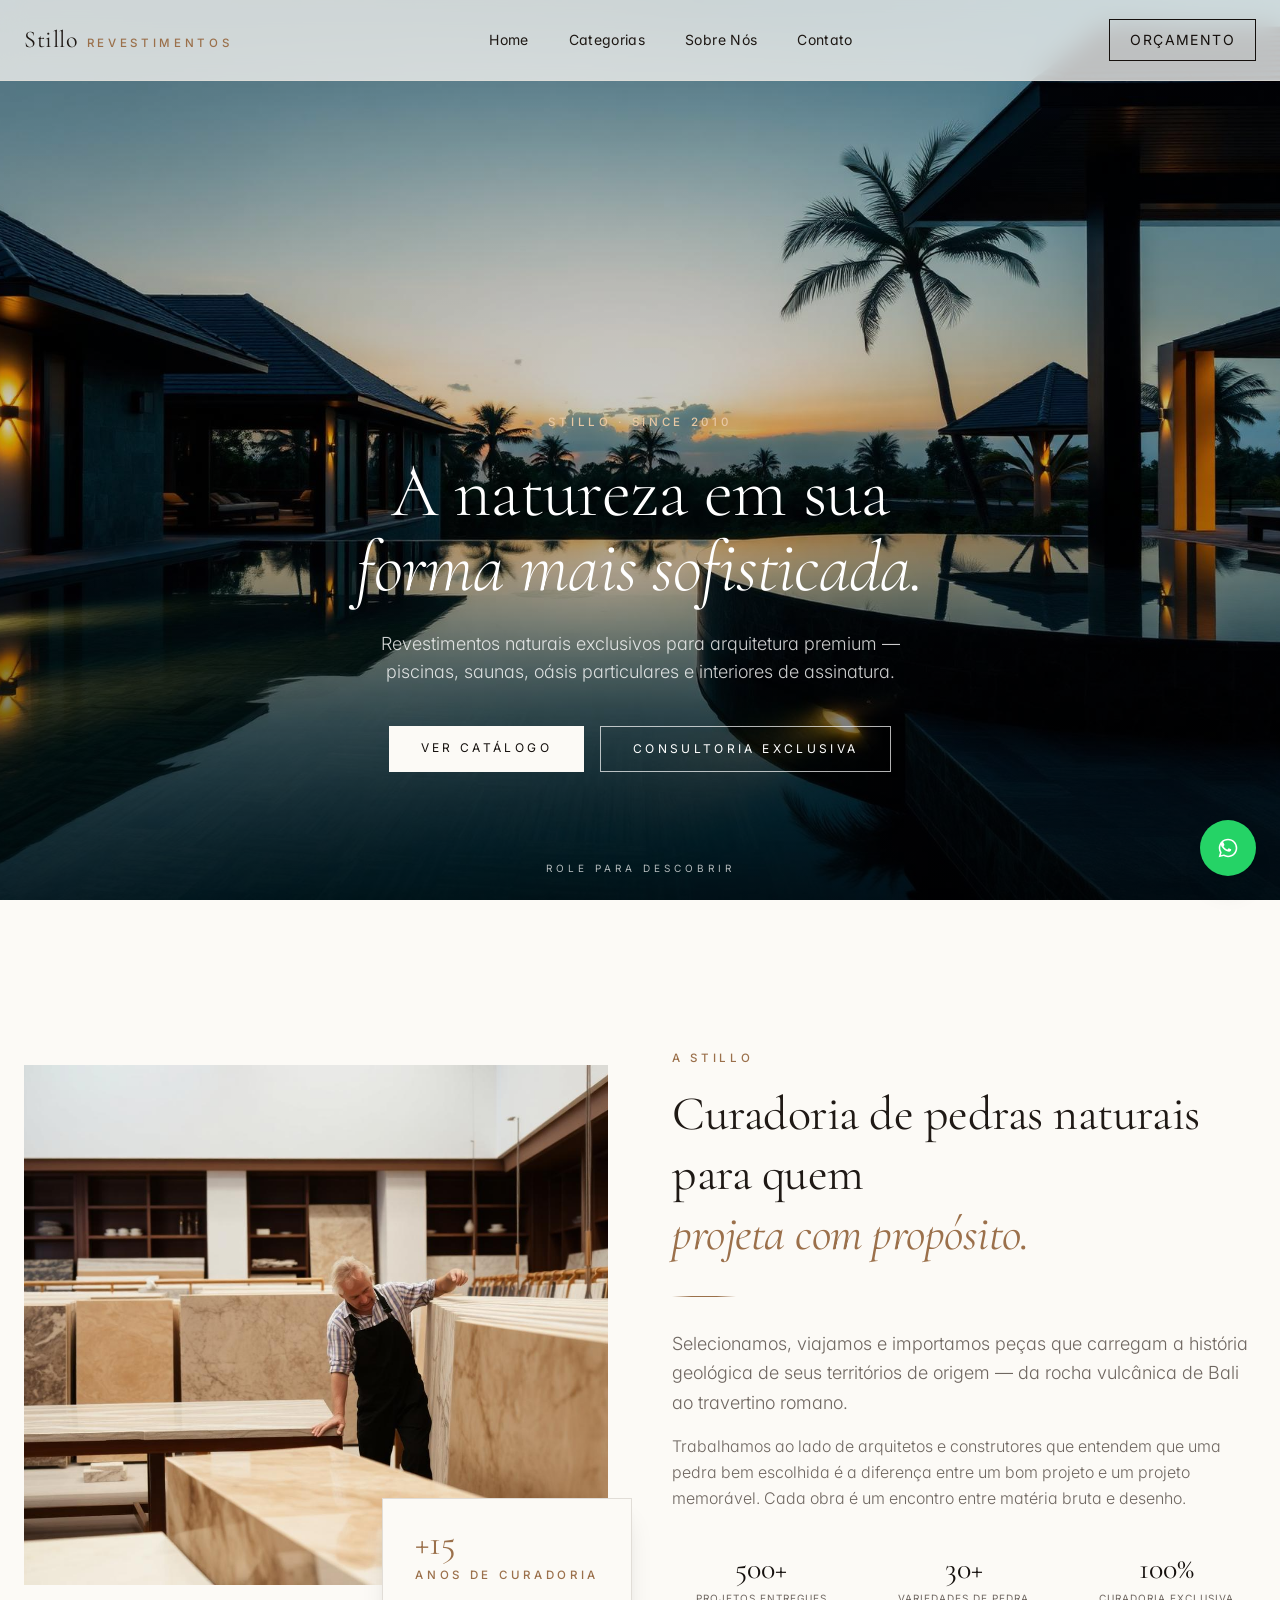
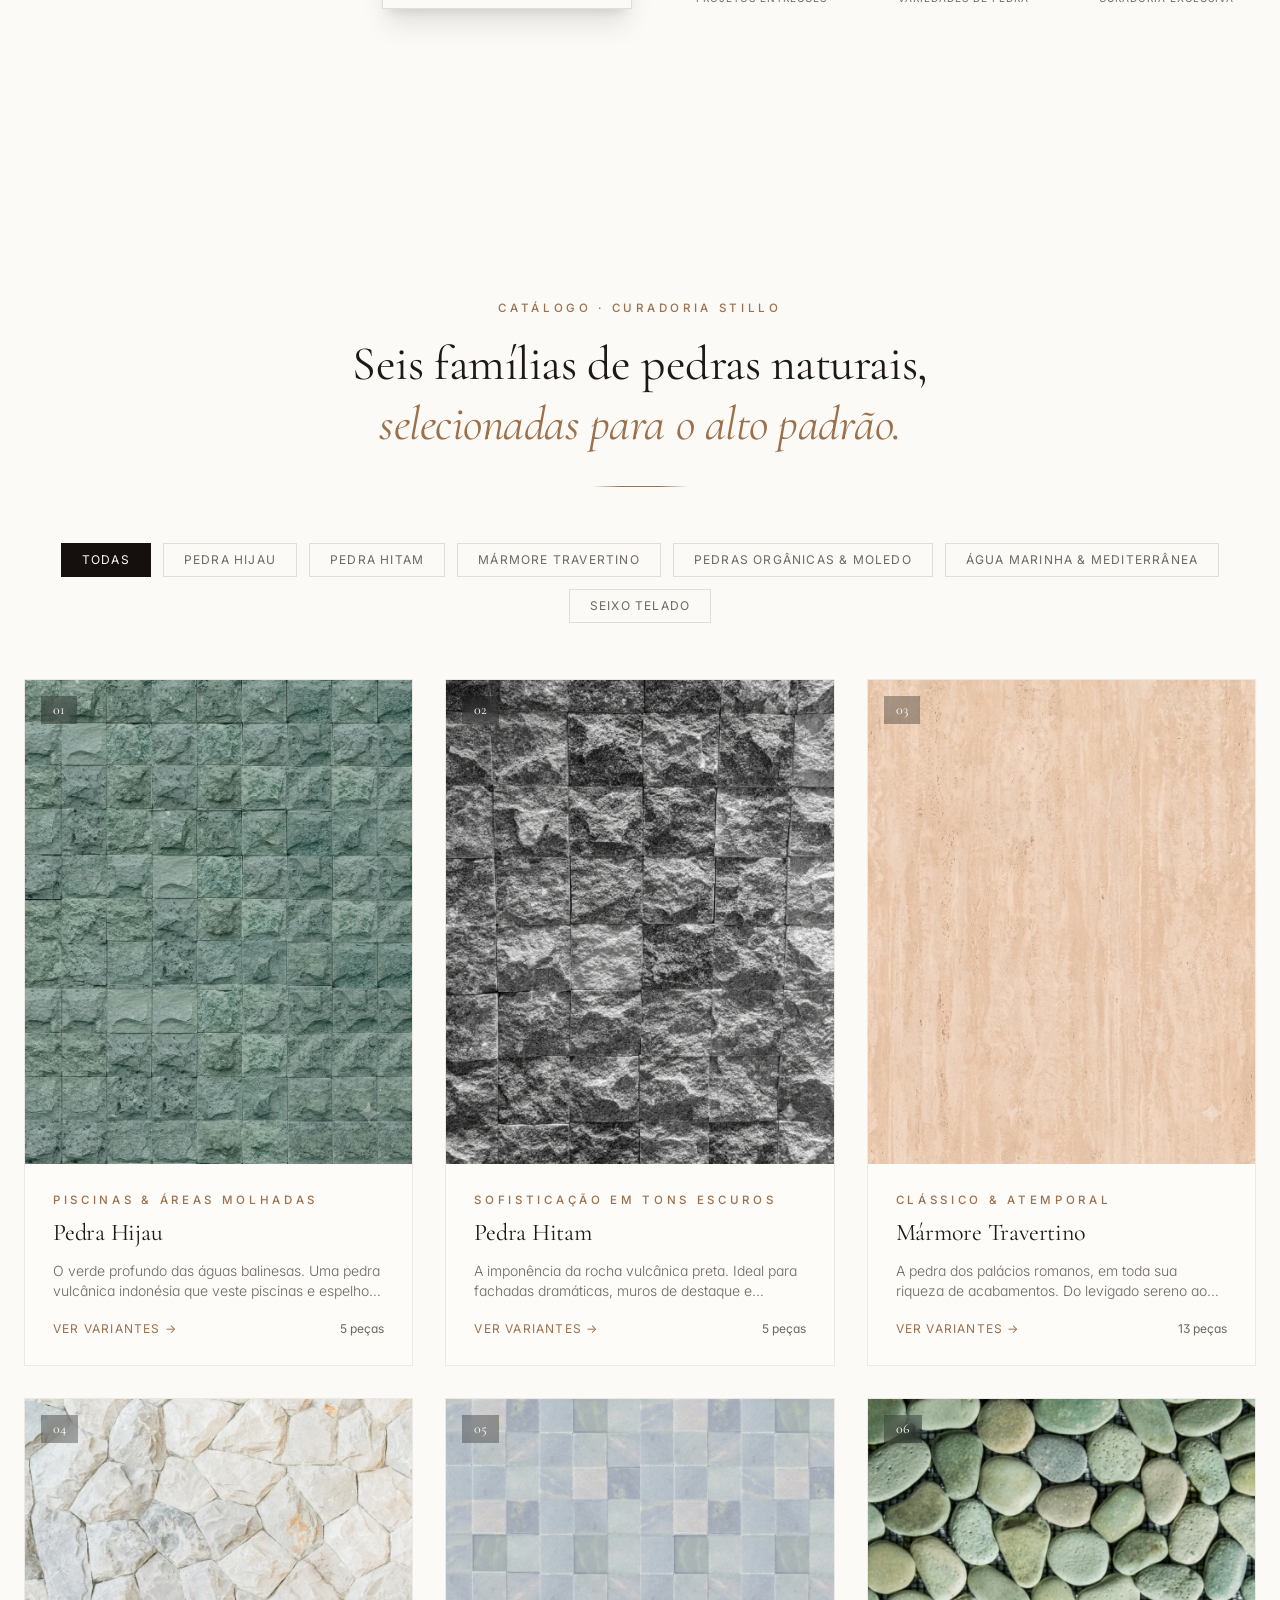
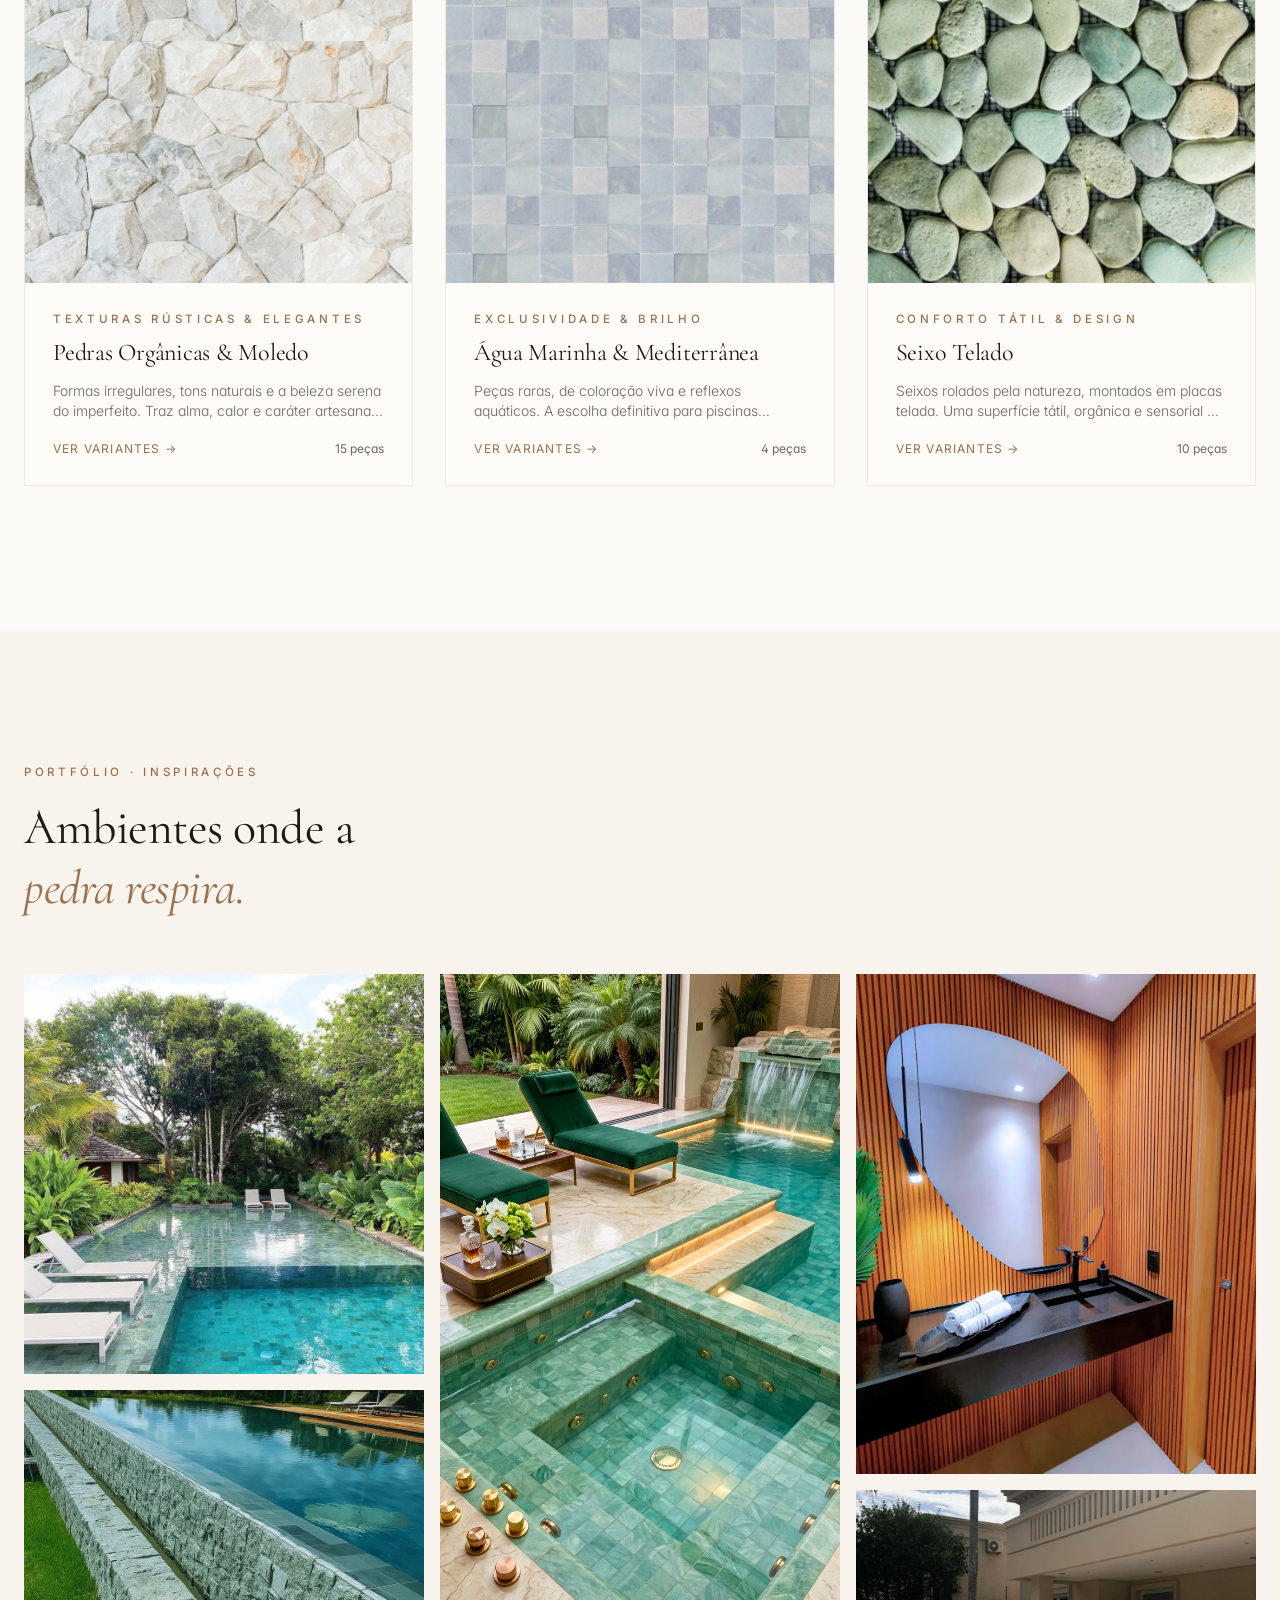
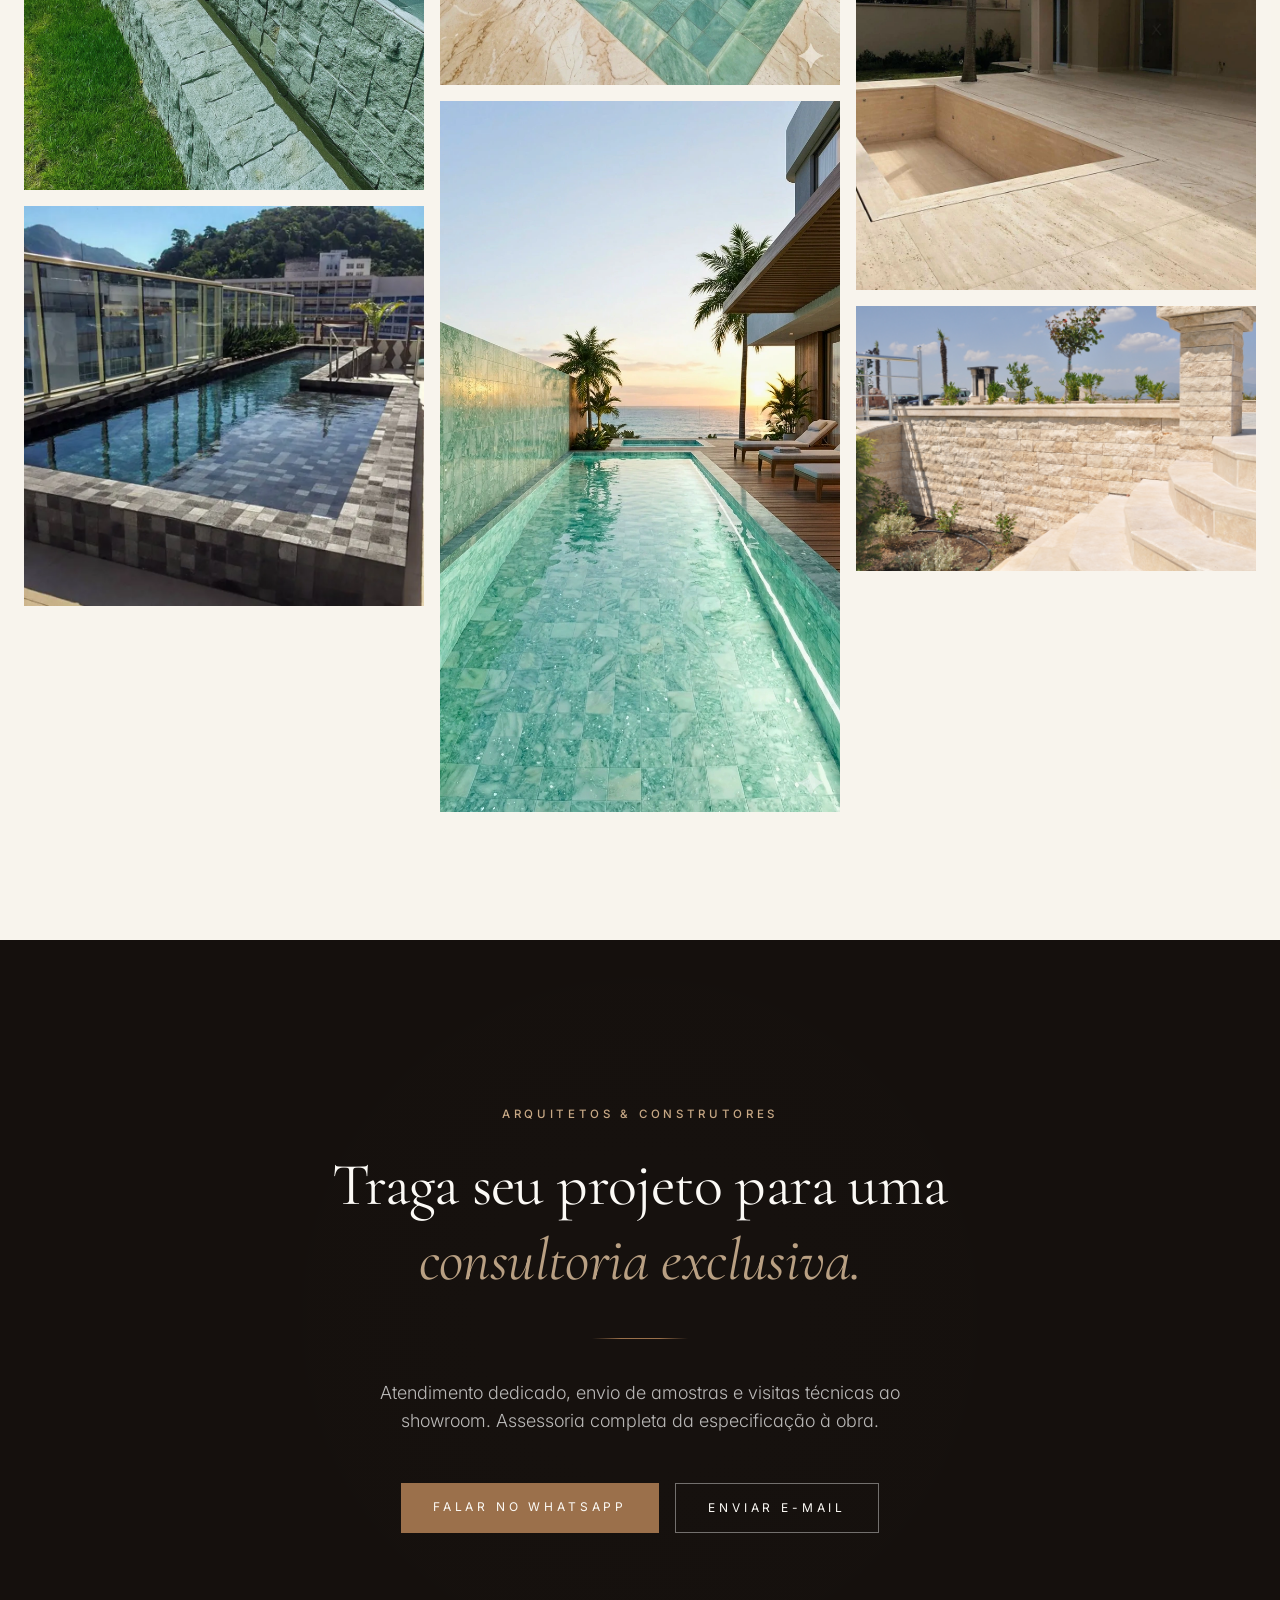
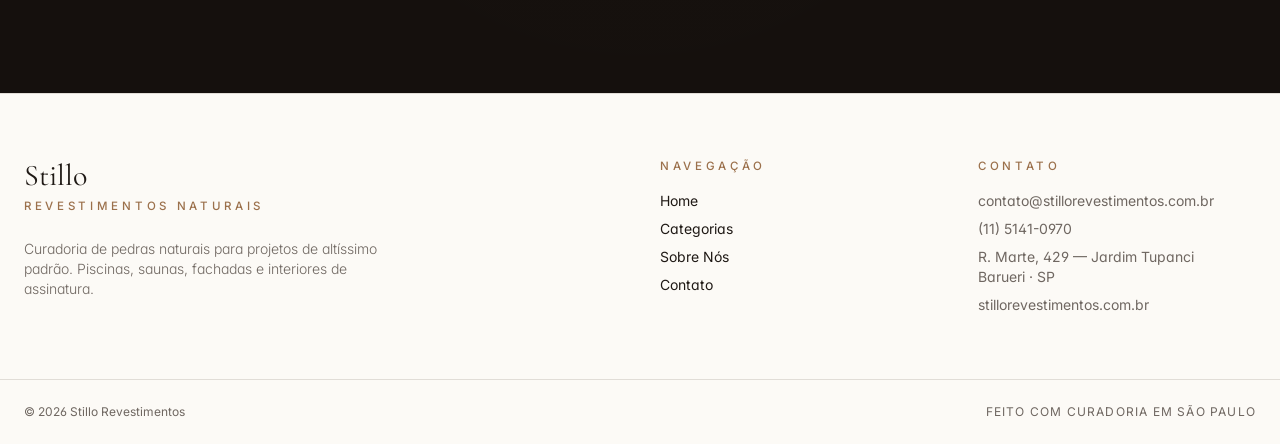
<file: index.html>
<!DOCTYPE html><html lang="en"><head><meta charset="utf-8"><meta name="viewport" content="width=device-width, initial-scale=1"><link rel="stylesheet" href="css/MlCqlw5JLiCt.css" data-precedence="default"><link rel="stylesheet" href="https://fonts.googleapis.com/css2?family=Cormorant+Garamond:ital,wght@0,300;0,400;0,500;0,600;1,400&family=Inter:wght@300;400;500;600&display=swap" data-precedence="default"><title>Stillo Revestimentos — Pedras Naturais de Alto Padrão</title><meta name="description" content="Curadoria exclusiva de pedras naturais para piscinas de luxo, saunas, oásis particulares e interiores sofisticados. Hijau, Hitam, Travertino e mais."><meta name="author" content="Stillo Revestimentos"><meta property="og:title" content="Stillo Revestimentos — Pedras Naturais de Alto Padrão"><meta property="og:description" content="Curadoria exclusiva de pedras naturais para piscinas de luxo, saunas, oásis particulares e interiores sofisticados. Hijau, Hitam, Travertino e mais."><meta property="og:type" content="website"><meta name="twitter:card" content="summary_large_image"><meta name="twitter:title" content="Stillo Revestimentos — Pedras Naturais de Alto Padrão"><meta name="twitter:description" content="Curadoria exclusiva de pedras naturais para piscinas de luxo, saunas, oásis particulares e interiores sofisticados. Hijau, Hitam, Travertino e mais."><meta name="twitter:image" content="https://id-preview--f5179e2b-7e07-493d-9391-2d23f872ffe2.lovable.app/og-cover.jpg"><meta property="og:image" content="https://id-preview--f5179e2b-7e07-493d-9391-2d23f872ffe2.lovable.app/og-cover.jpg"><link rel="icon" href="images/tQVsbdX1u1mi.ico" type="image/x-icon"><link rel="preconnect" href="https://fonts.googleapis.com"><link rel="preconnect" href="https://fonts.gstatic.com" crossorigin="">
<style>
	@font-face {
		font-family: 'CameraPlainVariable';
		src: url('fonts/cgGSzJwlSLVj.woff2') format('woff2');
		font-weight: 100 900;
		font-style: normal;
		font-display: swap;
	}

	#lovable-badge {
		--badge-bg: #1b1b1b;
		--badge-text: #c5c1b9;
		--badge-text-hover: #dcdad5;
		--badge-radius: 6px;
		--badge-padding: 8px;
		--badge-gap: 6px;
		--badge-shadow: 
			0 0 0 1px rgba(0, 0, 0, 0.88),
			0 1px 0 0 rgba(0, 0, 0, 0.04),
			0 2px 2px -1px rgba(0, 0, 0, 0.08),
			0 4px 4px -2px rgba(0, 0, 0, 0.08),
			0 8px 8px -4px rgba(0, 0, 0, 0.08),
			0 16px 16px -8px rgba(0, 0, 0, 0.08);
		--badge-transition-duration: 0.2s;
		--badge-transition-easing: cubic-bezier(0.16, 1, 0.32, 1);
		--focus-color: #575ECF;
		--focus-offset: 2px;
		--focus-width: 2px;
		
		position: fixed;
		bottom: 12px;
		right: 12px;
		height: 24px;
		display: flex;
		align-items: center;
		z-index: 1000000;
		background-color: var(--badge-bg) !important;
		color: var(--badge-text) !important;
		border-radius: var(--badge-radius);
		box-shadow: var(--badge-shadow) !important;
		font-size: 12px;
		font-family: CameraPlainVariable, "CameraPlainVariable Fallback", -apple-system, BlinkMacSystemFont, 'Segoe UI', Roboto, sans-serif;
		font-weight: 400 !important;
		text-transform: none !important;
		font-feature-settings: normal !important;
		transform: translateZ(0);
		will-change: transform, opacity;
	}

	#lovable-badge-cta {
		display: flex;
		align-items: center;
		gap: var(--badge-gap);
		padding: 0 var(--badge-padding);
		height: 100%;
		color: inherit;
		text-decoration: none;
		white-space: nowrap;
		border-radius: var(--badge-radius) 0 0 var(--badge-radius);
		transition: 
			background-color var(--badge-transition-duration) ease,
			color var(--badge-transition-duration) ease,
			transform 0.1s ease;
	}

	#lovable-badge-cta:hover {
		background: rgba(255, 255, 255, 0.04);
		color: var(--badge-text-hover);
	}

	#lovable-badge-cta:active {
		transform: scale(0.98);
	}

	#lovable-badge-cta:focus {
		outline: none;
	}

	#lovable-badge-cta:focus-visible {
		outline: var(--focus-width) solid var(--focus-color);
		outline-offset: var(--focus-offset);
		z-index: 1;
	}

	#lovable-badge-text {
		line-height: 1;
	}

	#lovable-badge-divider {
		width: 1px;
		height: 24px;
		background-color: rgba(255, 255, 255, 0.04);
		flex-shrink: 0;
	}

	#lovable-badge-close {
		width: 24px;
		height: 24px;
		min-width: 24px;
		min-height: 24px;
		cursor: pointer;
		background: none;
		border: none;
		padding: 0;
		display: flex;
		align-items: center;
		justify-content: center;
		border-radius: 0 var(--badge-radius) var(--badge-radius) 0;
		flex-shrink: 0;
		transition: 
			background-color var(--badge-transition-duration) ease,
			transform 0.1s ease;
	}

	#lovable-badge-close:hover {
		background: rgba(255, 255, 255, 0.04);
	}

	#lovable-badge-close:active {
		transform: scale(0.92);
	}

	#lovable-badge-close:focus {
		outline: none;
	}

	#lovable-badge-close:focus-visible {
		outline: var(--focus-width) solid var(--focus-color);
		outline-offset: calc(var(--focus-offset) * -1);
		z-index: 1;
	}

	#lovable-badge-close svg path {
		fill: var(--badge-text);
		transition: fill var(--badge-transition-duration) ease;
	}

	#lovable-badge-close:hover svg path {
		fill: var(--badge-text-hover);
	}

	@media (prefers-reduced-motion: reduce) {
		#lovable-badge-cta,
		#lovable-badge-close,
		#lovable-badge-close svg path {
			transition: none;
		}
		
		#lovable-badge-cta:active,
		#lovable-badge-close:active {
			transform: none;
		}
	}

	@media (prefers-contrast: high) {
		#lovable-badge {
			--badge-bg: #000;
			--badge-text: #fff;
			--badge-text-hover: #fff;
			border: 2px solid currentColor;
		}
		
		#lovable-badge-cta:focus-visible,
		#lovable-badge-close:focus-visible {
			outline-width: 3px;
		}
	}
</style>
</head><body><!--$--><div class="min-h-screen bg-background text-foreground"><header class="fixed top-0 left-0 right-0 z-40 backdrop-blur-md bg-background/75 border-b border-border/60"><div class="mx-auto max-w-7xl px-6 h-20 flex items-center justify-between"><a href="#top" class="flex items-baseline gap-2"><span class="font-serif text-2xl tracking-wide">Stillo</span><span class="eyebrow hidden sm:inline">Revestimentos</span></a><nav class="hidden md:flex items-center gap-10 text-sm tracking-wide"><a href="#top" class="hover:text-bronze transition">Home</a><a href="#catalogo" class="hover:text-bronze transition">Categorias</a><a href="#sobre" class="hover:text-bronze transition">Sobre Nós</a><a href="#contato" class="hover:text-bronze transition">Contato</a></nav><a href="#contato" class="text-xs md:text-sm px-5 py-2.5 border border-ink text-ink hover:bg-ink hover:text-background transition-colors uppercase tracking-widest">Orçamento</a></div></header><section id="top" class="relative h-screen min-h-[720px] w-full overflow-hidden"><img src="images/7GngyFxXDrA0.jpg" alt="Piscina de luxo revestida em pedra natural ao entardecer" class="absolute inset-0 h-full w-full object-cover" width="1920" height="1200"><div class="absolute inset-0 bg-gradient-to-b from-black/30 via-black/20 to-black/70"></div><div class="relative z-10 flex h-full flex-col items-center justify-end pb-24 md:pb-32 px-6 text-center text-white fade-up"><span class="eyebrow" style="color:oklch(0.85 0.06 70)">Stillo · Since 2010</span><h1 class="mt-6 max-w-4xl text-5xl md:text-7xl leading-[1.05] font-light">A natureza em sua<br><em>forma mais sofisticada.</em></h1><p class="mt-6 max-w-xl text-base md:text-lg text-white/80 font-light">Revestimentos naturais exclusivos para arquitetura premium — piscinas, saunas, oásis particulares e interiores de assinatura.</p><div class="mt-10 flex flex-wrap justify-center gap-4"><a href="#catalogo" class="px-8 py-3.5 bg-background text-ink uppercase text-xs tracking-[0.28em] hover:bg-bronze hover:text-white transition-colors">Ver Catálogo</a><a href="#contato" class="px-8 py-3.5 border border-white/70 text-white uppercase text-xs tracking-[0.28em] hover:bg-white hover:text-ink transition-colors">Consultoria Exclusiva</a></div></div><div class="absolute bottom-6 left-1/2 -translate-x-1/2 text-white/70 text-[10px] tracking-[0.4em] uppercase animate-pulse">Role para descobrir</div></section><section id="sobre" class="py-24 md:py-36"><div class="mx-auto max-w-7xl px-6 grid md:grid-cols-2 gap-16 items-center"><div class="relative"><img src="images/vf8tC46HUqNe.jpg" alt="Curadoria de pedras naturais no showroom Stillo" loading="lazy" class="w-full h-[520px] object-cover" width="1400" height="1000"><div class="absolute -bottom-6 -right-6 hidden md:block bg-background px-8 py-6 shadow-xl border border-border"><div class="font-serif text-4xl text-bronze">+15</div><div class="eyebrow mt-1">Anos de curadoria</div></div></div><div><span class="eyebrow">A Stillo</span><h2 class="mt-4 text-4xl md:text-5xl leading-tight">Curadoria de pedras naturais para quem<br><em class="text-bronze">projeta com propósito.</em></h2><div class="gold-rule mt-8 w-16"></div><p class="mt-8 text-muted-foreground leading-relaxed text-lg font-light">Selecionamos, viajamos e importamos peças que carregam a história geológica de seus territórios de origem — da rocha vulcânica de Bali ao travertino romano.</p><p class="mt-4 text-muted-foreground leading-relaxed font-light">Trabalhamos ao lado de arquitetos e construtores que entendem que uma pedra bem escolhida é a diferença entre um bom projeto e um projeto memorável. Cada obra é um encontro entre matéria bruta e desenho.</p><div class="mt-10 grid grid-cols-3 gap-6 text-center"><div><div class="font-serif text-3xl text-ink">500+</div><div class="mt-1 text-[10px] tracking-widest uppercase text-muted-foreground">Projetos entregues</div></div><div><div class="font-serif text-3xl text-ink">30+</div><div class="mt-1 text-[10px] tracking-widest uppercase text-muted-foreground">Variedades de pedra</div></div><div><div class="font-serif text-3xl text-ink">100%</div><div class="mt-1 text-[10px] tracking-widest uppercase text-muted-foreground">Curadoria exclusiva</div></div></div></div></div></section><section id="catalogo" class="py-24 md:py-36"><div class="mx-auto max-w-7xl px-6"><div class="mx-auto max-w-2xl text-center"><span class="eyebrow">Catálogo · Curadoria Stillo</span><h2 class="mt-4 text-4xl md:text-5xl leading-tight">Seis famílias de pedras naturais,<br><em class="text-bronze">selecionadas para o alto padrão.</em></h2><div class="gold-rule mt-8 w-24 mx-auto"></div></div><div class="mt-14 flex flex-wrap justify-center gap-2 md:gap-3"><button class="px-5 py-2 text-xs tracking-widest uppercase border transition-colors bg-ink text-background border-ink">Todas</button><button class="px-5 py-2 text-xs tracking-widest uppercase border transition-colors border-border text-muted-foreground hover:border-bronze hover:text-bronze">Pedra Hijau</button><button class="px-5 py-2 text-xs tracking-widest uppercase border transition-colors border-border text-muted-foreground hover:border-bronze hover:text-bronze">Pedra Hitam</button><button class="px-5 py-2 text-xs tracking-widest uppercase border transition-colors border-border text-muted-foreground hover:border-bronze hover:text-bronze">Mármore Travertino</button><button class="px-5 py-2 text-xs tracking-widest uppercase border transition-colors border-border text-muted-foreground hover:border-bronze hover:text-bronze">Pedras Orgânicas & Moledo</button><button class="px-5 py-2 text-xs tracking-widest uppercase border transition-colors border-border text-muted-foreground hover:border-bronze hover:text-bronze">Água Marinha & Mediterrânea</button><button class="px-5 py-2 text-xs tracking-widest uppercase border transition-colors border-border text-muted-foreground hover:border-bronze hover:text-bronze">Seixo Telado</button></div><div class="mt-14 grid gap-8 md:grid-cols-2 lg:grid-cols-3"><article class="group cursor-pointer bg-card border border-border/60 overflow-hidden hover:shadow-2xl transition-all duration-500"><div class="relative aspect-[4/5] overflow-hidden bg-muted"><img src="images/kaJJfBeQMkb8.webp" alt="Pedra Hijau" loading="lazy" class="h-full w-full object-cover transition-transform duration-[1400ms] group-hover:scale-105"><div class="absolute top-4 left-4 font-serif text-white text-sm bg-black/30 backdrop-blur px-3 py-1">01</div></div><div class="p-7"><div class="eyebrow">Piscinas & Áreas Molhadas</div><h3 class="mt-2 text-2xl">Pedra Hijau</h3><p class="mt-3 text-sm text-muted-foreground line-clamp-2 font-light">O verde profundo das águas balinesas. Uma pedra vulcânica indonésia que veste piscinas e espelhos d'água com brilho translúcido e sofisticação atemporal.</p><div class="mt-5 flex items-center justify-between"><span class="text-xs tracking-widest uppercase text-bronze">Ver variantes →</span><span class="text-xs text-muted-foreground">5<!-- --> peças</span></div></div></article><article class="group cursor-pointer bg-card border border-border/60 overflow-hidden hover:shadow-2xl transition-all duration-500"><div class="relative aspect-[4/5] overflow-hidden bg-muted"><img src="images/mOJYxt2AMiOB.webp" alt="Pedra Hitam" loading="lazy" class="h-full w-full object-cover transition-transform duration-[1400ms] group-hover:scale-105"><div class="absolute top-4 left-4 font-serif text-white text-sm bg-black/30 backdrop-blur px-3 py-1">02</div></div><div class="p-7"><div class="eyebrow">Sofisticação em Tons Escuros</div><h3 class="mt-2 text-2xl">Pedra Hitam</h3><p class="mt-3 text-sm text-muted-foreground line-clamp-2 font-light">A imponência da rocha vulcânica preta. Ideal para fachadas dramáticas, muros de destaque e piscinas de linhas contemporâneas.</p><div class="mt-5 flex items-center justify-between"><span class="text-xs tracking-widest uppercase text-bronze">Ver variantes →</span><span class="text-xs text-muted-foreground">5<!-- --> peças</span></div></div></article><article class="group cursor-pointer bg-card border border-border/60 overflow-hidden hover:shadow-2xl transition-all duration-500"><div class="relative aspect-[4/5] overflow-hidden bg-muted"><img src="images/aTotibmydd3T.webp" alt="Mármore Travertino" loading="lazy" class="h-full w-full object-cover transition-transform duration-[1400ms] group-hover:scale-105"><div class="absolute top-4 left-4 font-serif text-white text-sm bg-black/30 backdrop-blur px-3 py-1">03</div></div><div class="p-7"><div class="eyebrow">Clássico & Atemporal</div><h3 class="mt-2 text-2xl">Mármore Travertino</h3><p class="mt-3 text-sm text-muted-foreground line-clamp-2 font-light">A pedra dos palácios romanos, em toda sua riqueza de acabamentos. Do levigado sereno ao rockface escultural — para projetos que atravessam gerações.</p><div class="mt-5 flex items-center justify-between"><span class="text-xs tracking-widest uppercase text-bronze">Ver variantes →</span><span class="text-xs text-muted-foreground">13<!-- --> peças</span></div></div></article><article class="group cursor-pointer bg-card border border-border/60 overflow-hidden hover:shadow-2xl transition-all duration-500"><div class="relative aspect-[4/5] overflow-hidden bg-muted"><img src="images/BarkY61tKF6J.webp" alt="Pedras Orgânicas & Moledo" loading="lazy" class="h-full w-full object-cover transition-transform duration-[1400ms] group-hover:scale-105"><div class="absolute top-4 left-4 font-serif text-white text-sm bg-black/30 backdrop-blur px-3 py-1">04</div></div><div class="p-7"><div class="eyebrow">Texturas Rústicas & Elegantes</div><h3 class="mt-2 text-2xl">Pedras Orgânicas & Moledo</h3><p class="mt-3 text-sm text-muted-foreground line-clamp-2 font-light">Formas irregulares, tons naturais e a beleza serena do imperfeito. Traz alma, calor e caráter artesanal a fachadas, muros e áreas externas.</p><div class="mt-5 flex items-center justify-between"><span class="text-xs tracking-widest uppercase text-bronze">Ver variantes →</span><span class="text-xs text-muted-foreground">15<!-- --> peças</span></div></div></article><article class="group cursor-pointer bg-card border border-border/60 overflow-hidden hover:shadow-2xl transition-all duration-500"><div class="relative aspect-[4/5] overflow-hidden bg-muted"><img src="images/lpX3zo53ClxN.webp" alt="Água Marinha & Mediterrânea" loading="lazy" class="h-full w-full object-cover transition-transform duration-[1400ms] group-hover:scale-105"><div class="absolute top-4 left-4 font-serif text-white text-sm bg-black/30 backdrop-blur px-3 py-1">05</div></div><div class="p-7"><div class="eyebrow">Exclusividade & Brilho</div><h3 class="mt-2 text-2xl">Água Marinha & Mediterrânea</h3><p class="mt-3 text-sm text-muted-foreground line-clamp-2 font-light">Peças raras, de coloração viva e reflexos aquáticos. A escolha definitiva para piscinas assinatura e ambientes que buscam identidade única.</p><div class="mt-5 flex items-center justify-between"><span class="text-xs tracking-widest uppercase text-bronze">Ver variantes →</span><span class="text-xs text-muted-foreground">4<!-- --> peças</span></div></div></article><article class="group cursor-pointer bg-card border border-border/60 overflow-hidden hover:shadow-2xl transition-all duration-500"><div class="relative aspect-[4/5] overflow-hidden bg-muted"><img src="images/QmeFc4GNVVXZ.webp" alt="Seixo Telado" loading="lazy" class="h-full w-full object-cover transition-transform duration-[1400ms] group-hover:scale-105"><div class="absolute top-4 left-4 font-serif text-white text-sm bg-black/30 backdrop-blur px-3 py-1">06</div></div><div class="p-7"><div class="eyebrow">Conforto Tátil & Design</div><h3 class="mt-2 text-2xl">Seixo Telado</h3><p class="mt-3 text-sm text-muted-foreground line-clamp-2 font-light">Seixos rolados pela natureza, montados em placas telada. Uma superfície tátil, orgânica e sensorial — para spas, saunas e pisos de assinatura.</p><div class="mt-5 flex items-center justify-between"><span class="text-xs tracking-widest uppercase text-bronze">Ver variantes →</span><span class="text-xs text-muted-foreground">10<!-- --> peças</span></div></div></article></div></div></section><section id="galeria" class="py-24 md:py-32 bg-sand/40"><div class="mx-auto max-w-7xl px-6"><div class="max-w-2xl"><span class="eyebrow">Portfólio · Inspirações</span><h2 class="mt-4 text-4xl md:text-5xl leading-tight">Ambientes onde a<br><em class="text-bronze">pedra respira.</em></h2></div><div class="mt-14 columns-1 sm:columns-2 lg:columns-3 gap-3 md:gap-4 [column-fill:_balance]"><div class="mb-3 md:mb-4 break-inside-avoid relative overflow-hidden group"><img src="images/9KR8XvDKw8dK.jpg" alt="Ambiente com revestimento Stillo" loading="lazy" class="w-full h-auto object-cover transition-transform duration-[1400ms] group-hover:scale-105"><div class="absolute inset-0 bg-ink/0 group-hover:bg-ink/20 transition-colors"></div></div><div class="mb-3 md:mb-4 break-inside-avoid relative overflow-hidden group"><img src="images/bCaaFfJ3dWer.webp" alt="Ambiente com revestimento Stillo" loading="lazy" class="w-full h-auto object-cover transition-transform duration-[1400ms] group-hover:scale-105"><div class="absolute inset-0 bg-ink/0 group-hover:bg-ink/20 transition-colors"></div></div><div class="mb-3 md:mb-4 break-inside-avoid relative overflow-hidden group"><img src="images/uALWD949voZP.webp" alt="Ambiente com revestimento Stillo" loading="lazy" class="w-full h-auto object-cover transition-transform duration-[1400ms] group-hover:scale-105"><div class="absolute inset-0 bg-ink/0 group-hover:bg-ink/20 transition-colors"></div></div><div class="mb-3 md:mb-4 break-inside-avoid relative overflow-hidden group"><img src="images/77um4UK5XAjC.webp" alt="Ambiente com revestimento Stillo" loading="lazy" class="w-full h-auto object-cover transition-transform duration-[1400ms] group-hover:scale-105"><div class="absolute inset-0 bg-ink/0 group-hover:bg-ink/20 transition-colors"></div></div><div class="mb-3 md:mb-4 break-inside-avoid relative overflow-hidden group"><img src="images/OnIVVb4Ly9QO.webp" alt="Ambiente com revestimento Stillo" loading="lazy" class="w-full h-auto object-cover transition-transform duration-[1400ms] group-hover:scale-105"><div class="absolute inset-0 bg-ink/0 group-hover:bg-ink/20 transition-colors"></div></div><div class="mb-3 md:mb-4 break-inside-avoid relative overflow-hidden group"><img src="images/QO3hSbuaSymc.webp" alt="Ambiente com revestimento Stillo" loading="lazy" class="w-full h-auto object-cover transition-transform duration-[1400ms] group-hover:scale-105"><div class="absolute inset-0 bg-ink/0 group-hover:bg-ink/20 transition-colors"></div></div><div class="mb-3 md:mb-4 break-inside-avoid relative overflow-hidden group"><img src="images/C0vh80sBLbnD.webp" alt="Ambiente com revestimento Stillo" loading="lazy" class="w-full h-auto object-cover transition-transform duration-[1400ms] group-hover:scale-105"><div class="absolute inset-0 bg-ink/0 group-hover:bg-ink/20 transition-colors"></div></div><div class="mb-3 md:mb-4 break-inside-avoid relative overflow-hidden group"><img src="images/vObixEcqq6TQ.jpg" alt="Ambiente com revestimento Stillo" loading="lazy" class="w-full h-auto object-cover transition-transform duration-[1400ms] group-hover:scale-105"><div class="absolute inset-0 bg-ink/0 group-hover:bg-ink/20 transition-colors"></div></div></div></div></section><section id="contato" class="relative py-28 md:py-40 bg-ink text-background overflow-hidden"><div class="absolute inset-0 opacity-[0.04] bg-[radial-gradient(circle_at_center,_rgba(255,255,255,0.15)_0%,_transparent_70%)]"></div><div class="relative mx-auto max-w-4xl px-6 text-center"><span class="eyebrow" style="color:oklch(0.75 0.06 70)">Arquitetos & Construtores</span><h2 class="mt-6 text-4xl md:text-6xl leading-tight text-background">Traga seu projeto para uma<br><em class="text-bronze-soft">consultoria exclusiva.</em></h2><div class="gold-rule mt-10 w-24 mx-auto"></div><p class="mt-10 max-w-xl mx-auto text-white/70 font-light text-lg">Atendimento dedicado, envio de amostras e visitas técnicas ao showroom. Assessoria completa da especificação à obra.</p><div class="mt-12 flex flex-wrap justify-center gap-4"><a href="https://wa.me/551151410970?text=Ol%C3%A1!%20Gostaria%20de%20uma%20consultoria%20exclusiva." target="_blank" rel="noopener noreferrer" class="px-8 py-4 bg-bronze text-background uppercase text-xs tracking-[0.32em] hover:bg-background hover:text-ink transition-colors">Falar no WhatsApp</a><a href="mailto:contato@stillorevestimentos.com.br" class="px-8 py-4 border border-white/40 text-background uppercase text-xs tracking-[0.32em] hover:bg-white hover:text-ink transition-colors">Enviar e-mail</a></div></div></section><footer class="bg-background border-t border-border"><div class="mx-auto max-w-7xl px-6 py-16 grid gap-10 md:grid-cols-4"><div class="md:col-span-2"><div class="font-serif text-3xl">Stillo</div><div class="eyebrow mt-1">Revestimentos Naturais</div><p class="mt-6 text-sm text-muted-foreground max-w-sm font-light">Curadoria de pedras naturais para projetos de altíssimo padrão. Piscinas, saunas, fachadas e interiores de assinatura.</p></div><div><div class="eyebrow">Navegação</div><ul class="mt-4 space-y-2 text-sm"><li><a href="#top" class="hover:text-bronze">Home</a></li><li><a href="#catalogo" class="hover:text-bronze">Categorias</a></li><li><a href="#sobre" class="hover:text-bronze">Sobre Nós</a></li><li><a href="#contato" class="hover:text-bronze">Contato</a></li></ul></div><div><div class="eyebrow">Contato</div><ul class="mt-4 space-y-2 text-sm text-muted-foreground"><li>contato@stillorevestimentos.com.br</li><li>(11) 5141-0970</li><li>R. Marte, 429 — Jardim Tupanci<br>Barueri · SP</li><li><a href="https://stillorevestimentos.com.br" class="hover:text-bronze">stillorevestimentos.com.br</a></li></ul></div></div><div class="border-t border-border"><div class="mx-auto max-w-7xl px-6 py-6 flex flex-col md:flex-row justify-between items-center gap-2 text-xs text-muted-foreground"><div>© <!-- -->2026<!-- --> Stillo Revestimentos</div><div class="tracking-widest uppercase">Feito com curadoria em São Paulo</div></div></div></footer><a href="https://wa.me/551151410970?text=Ol%C3%A1!%20Gostaria%20de%20uma%20consultoria%20exclusiva%20sobre%20os%20revestimentos%20naturais%20da%20Stillo." target="_blank" rel="noopener noreferrer" aria-label="Atendimento Exclusivo via WhatsApp" class="fixed bottom-6 right-6 z-50 flex items-center gap-3 group"><span class="hidden sm:inline-block rounded-full bg-ink/90 px-4 py-2 text-xs tracking-wider uppercase text-background opacity-0 -translate-x-2 group-hover:opacity-100 group-hover:translate-x-0 transition-all duration-500">Atendimento Exclusivo</span><span class="pulse-whatsapp flex h-14 w-14 items-center justify-center rounded-full text-white shadow-xl" style="background-color:#25D366"><svg viewBox="0 0 32 32" class="h-7 w-7" fill="currentColor" aria-hidden="true"><path d="M19.11 17.28c-.29-.15-1.7-.84-1.97-.93-.26-.1-.46-.15-.65.14-.19.29-.74.93-.91 1.12-.17.19-.34.22-.62.07-.29-.15-1.22-.45-2.32-1.43-.86-.77-1.44-1.72-1.61-2.01-.17-.29-.02-.44.13-.59.13-.13.29-.34.44-.51.15-.17.19-.29.29-.48.1-.19.05-.36-.02-.51-.07-.15-.65-1.57-.9-2.15-.24-.57-.48-.49-.65-.5l-.55-.01c-.19 0-.5.07-.76.36-.26.29-1 .98-1 2.39s1.02 2.77 1.17 2.96c.15.19 2.02 3.08 4.9 4.32.68.29 1.22.47 1.63.6.68.22 1.31.19 1.8.12.55-.08 1.7-.69 1.94-1.36.24-.67.24-1.25.17-1.36-.07-.12-.26-.19-.55-.34zM16.03 5.33c-5.87 0-10.63 4.76-10.63 10.63 0 1.87.49 3.7 1.42 5.31L5.33 26.67l5.55-1.46a10.6 10.6 0 0 0 5.14 1.31h.01c5.87 0 10.63-4.76 10.63-10.63S21.9 5.33 16.03 5.33zm0 19.42h-.01c-1.6 0-3.16-.43-4.52-1.24l-.32-.19-3.29.86.88-3.21-.21-.33a8.78 8.78 0 0 1-1.35-4.68c0-4.86 3.95-8.81 8.81-8.81 2.35 0 4.56.92 6.22 2.58a8.75 8.75 0 0 1 2.58 6.23c0 4.86-3.95 8.81-8.81 8.81z"></path></svg></span></a></div><!--/$-->
</body></html>
</file>
